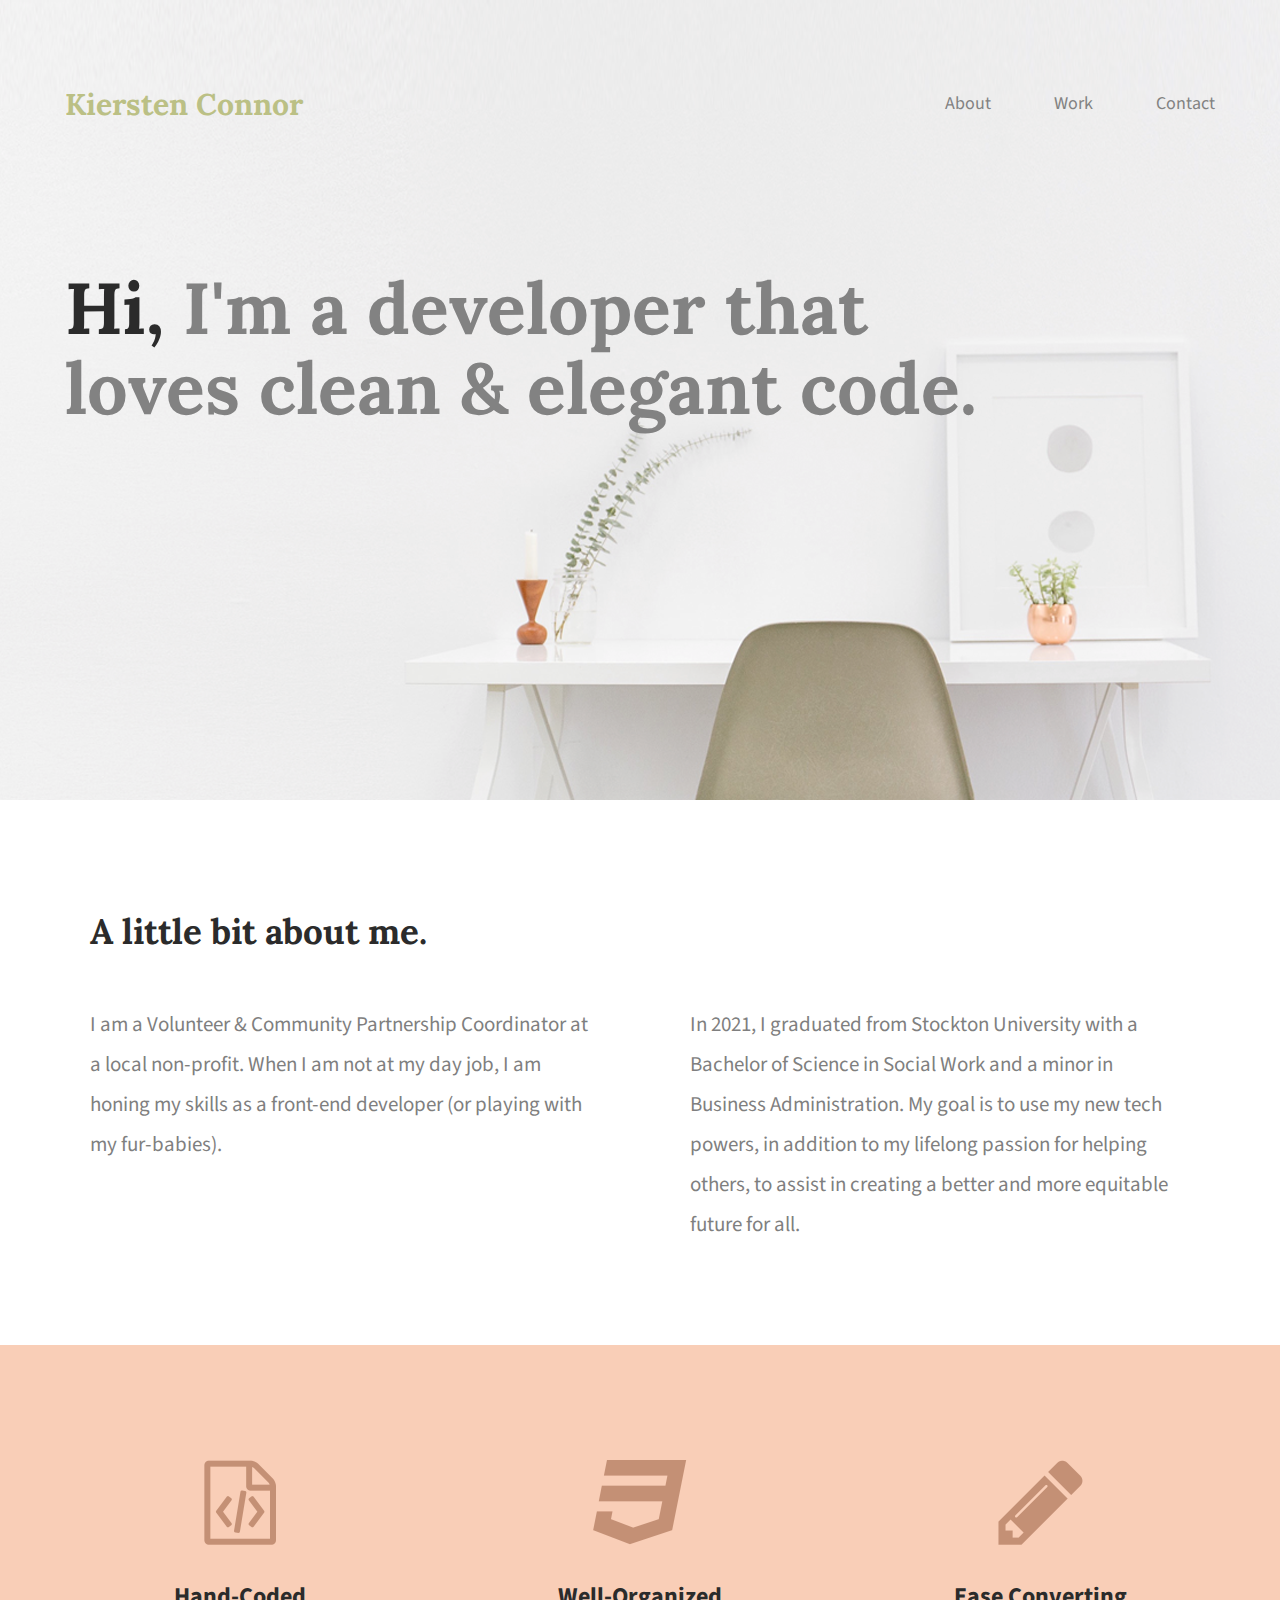
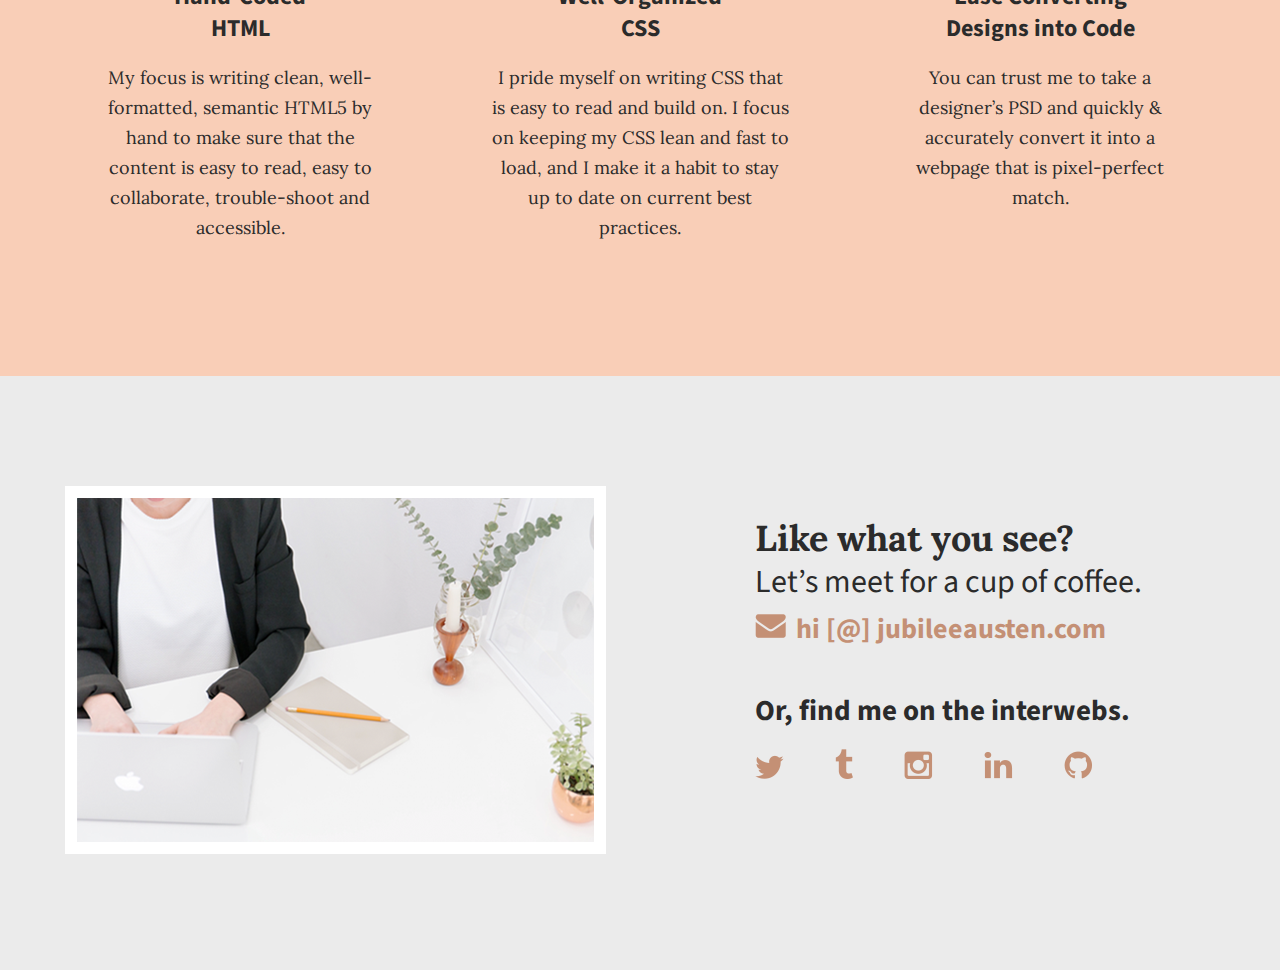
<file: index.html>
<!doctype html>
<html lang="en">

    <head>
        <title>Kiersten Connor | Portfolio</title>
        <meta charset="utf-8">
        <link rel="stylesheet" href="css/normalize.css">
        <link rel="stylesheet" href="css/main.css">
        <link href='https://fonts.googleapis.com/css?family=Source+Sans+Pro:400,700' rel='stylesheet' type='text/css'>
        <link rel="preconnect" href="https://fonts.googleapis.com">
        <link rel="preconnect" href="https://fonts.gstatic.com" crossorigin>
        <link href="https://fonts.googleapis.com/css2?family=Lora:wght@400;700&display=swap" rel="stylesheet">
        <link href="https://fonts.googleapis.com/css?family=Lora:400,700" rel="stylesheet" type="text/css">
    </head>

    <body>

        <header>
            <div class="full-width">
                <div class="half-width">
                    <h1>Kiersten Connor</h1>
                    <h2><span>Hi,</span> I'm a developer that loves clean &amp; elegant code.</h2>
                </div>
                <div class="half-width">
                    <nav>
                        <ul>
                            <li><a href="#about">About</a></li>
                            <li><a href="work/index.html">Work</a></li>
                            <li><a href="#contact">Contact</a></li>
                        </ul>
                    </nav>
                </div>
            </div>
        </header>

        <main>
            <section id="about">
                <div class="full-width">
                    <h2>A little bit about me.</h2>
                    <div class="half-width">
                        <p>I am a Volunteer &amp; Community Partnership Coordinator at a local non-profit. When I am not at my day job, I am honing my skills as a front-end developer (or playing with my fur-babies).</p>
                    </div>
                    <div class="half-width">
                        <p>In 2021, I graduated from Stockton University with a Bachelor of Science in Social Work and a minor in Business Administration. My goal is to use my new tech powers, in addition to my lifelong passion for helping others, to assist in creating a better and more equitable future for all.</p>
                    </div>
                </div>
            </section>

            <section id="work">
                <div class="full-width">
                    <div class="third-width">
                        <img src="img/html-icon.png" alt="HTML icon" />
                        <h3>Hand-Coded HTML</h3>
                        <p>My focus is writing clean, well-formatted, semantic HTML5 by hand to make sure that the content is easy to read, easy to collaborate, trouble-shoot and accessible.</p>
                    </div>
                    <div class="third-width">
                        <img src="img/css-icon.png" alt="CSS icon" />
                        <h3>Well-Organized CSS</h3>
                        <p>I pride myself on writing CSS that is easy to read and build on. I focus on keeping my CSS lean and fast to load, and I make it a habit to stay up to date on current best practices.</p>
                    </div>
                    <div class="third-width">
                        <img src="img/pencil-icon.png" alt="pencil icon" />
                        <h3>Ease Converting Designs into Code</h3>
                        <p>You can trust me to take a designer’s PSD and quickly & accurately convert it into a webpage that is pixel-perfect match.</p>
                    </div>
                </div>
            </section>

            <footer id="contact">
                <div class="full-width">
                    <div class="half-width">
                        <img src="img/contact-image.png" id="contact-img" alt="contact image" />
                    </div>
                    <div class="half-width"> 
                        <h2>Like what you see?</h2>
                        <h3 id="email-header">Let’s meet for a cup of coffee.</h3>
                        <a href="mailto:hi@jubileeausten.com" target="_blank">
                            <img src="img/envelope.png" id="envelope" alt="envelope" />hi [@] jubileeausten.com</a>
                        <h3 id="socialmedia-header">Or, find me on the interwebs.</h3>
                        <ul>
                            <li><a href="https://twitter.com/?lang=en" target="_blank"><img src="img/twitter.png" alt="twitter" /></a></li>
                            <li><a href="https://www.tumblr.com/explore/trending?source=homepage_explore" target="_blank"><img src="img/tumblr.png" alt="tumblr" /></a></li>
                            <li><a href="https://www.instagram.com/" target="_blank"><img src="img/instagram.png" alt= "instagram" /></a></li>
                            <li><a href="https://www.linkedin.com/" target="_blank"><img src="img/linkedin.png" alt= "linkedin" /></a></li>
                            <li><a href="https://github.com/" target="_blank"><img src="img/github.png" alt="github" /></a></li>
                        </ul>
                    </div>
                </div>
            </footer>
        </main>
    </body>
    
</html>
</file>
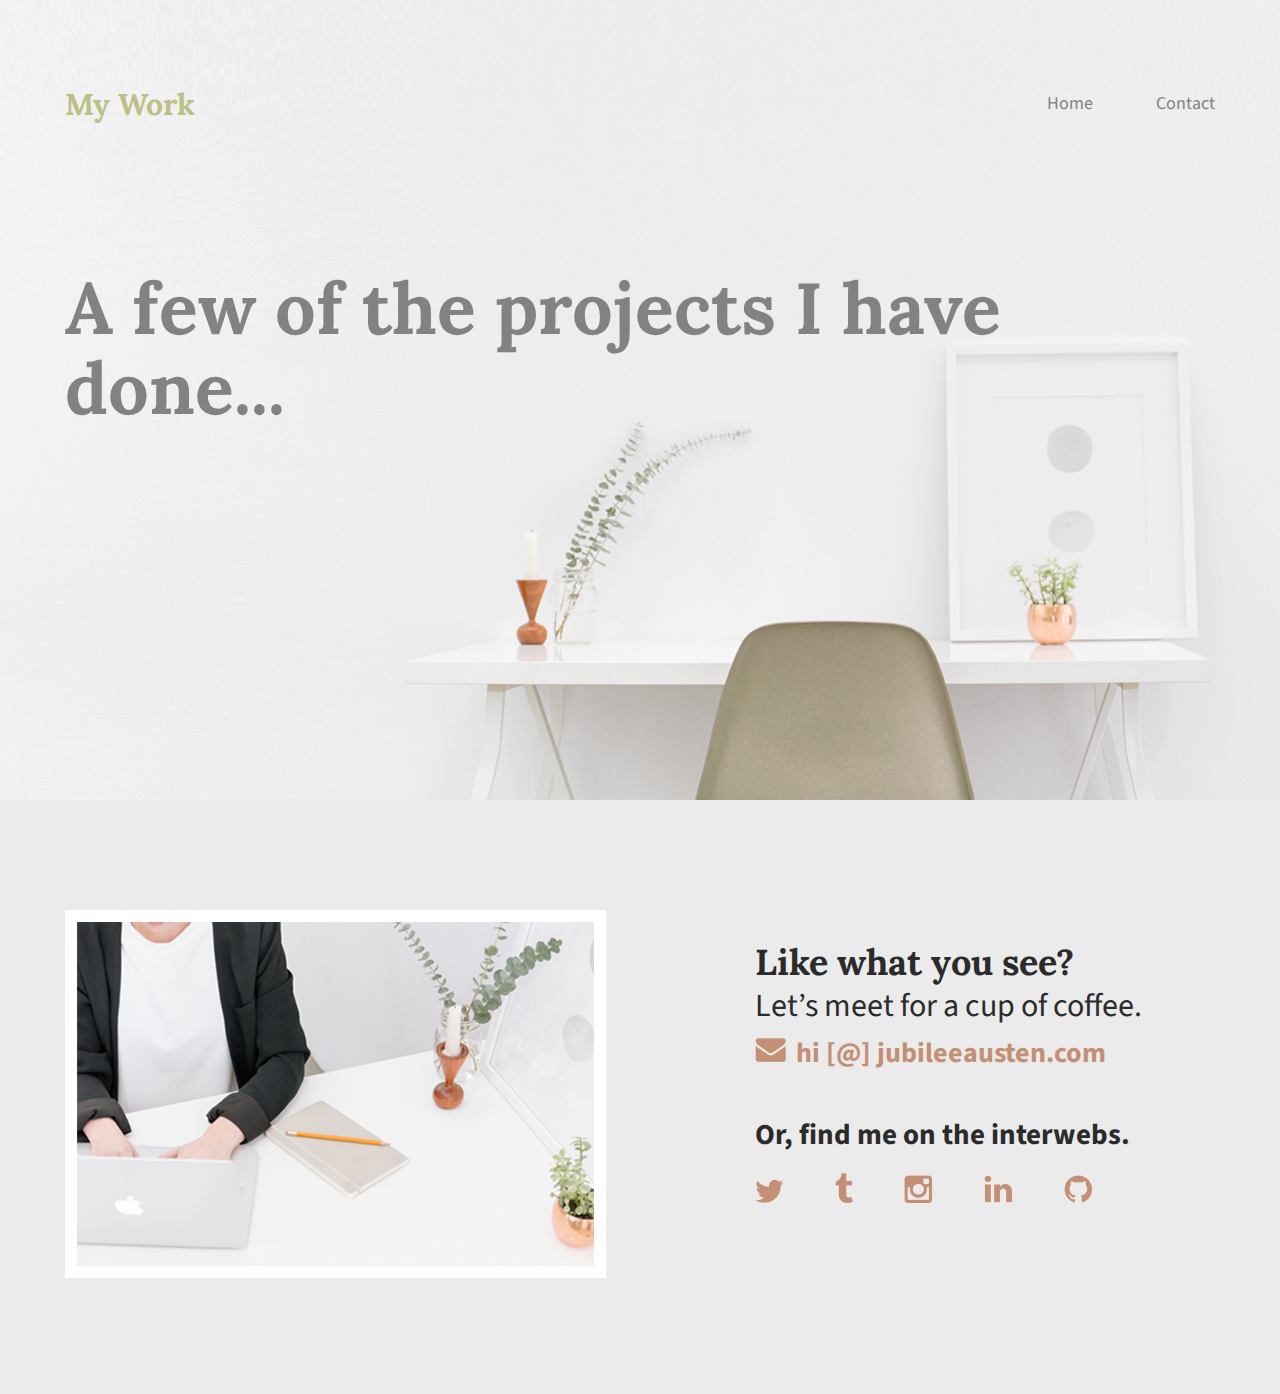
<file: work/index.html>
<!DOCTYPE html>
<html lang="en">
    <head>
        <title>My Work</title>
        <meta charset="utf-8">
        <link rel="stylesheet" href="../css/normalize.css">
        <link rel="stylesheet" href="../css/main.css">
        <link href='https://fonts.googleapis.com/css?family=Source+Sans+Pro:400,700' rel='stylesheet' type='text/css'>
        <link rel="preconnect" href="https://fonts.googleapis.com">
        <link rel="preconnect" href="https://fonts.gstatic.com" crossorigin>
        <link href="https://fonts.googleapis.com/css2?family=Lora:wght@400;700&display=swap" rel="stylesheet">
        <link href="https://fonts.googleapis.com/css?family=Lora:400,700" rel="stylesheet" type="text/css">
    </head>
    <body>
        <header>
            <div class="full-width">
                <div class="half-width">
                    <h1>My Work</h1>
                    <h2>A few of the projects I have done...</h2>
                </div>
                <div class="half-width">
                    <nav>
                        <ul>
                            <li><a href='../index.html'>Home</a></li>
                            <li><a href="#contact">Contact</a></li>
                        </ul>
                    </nav>   
                </div>
            </div>
        </header>
        <main>
            <!--<section id="rogue-pickings">
                <div class="full-width">
                    <div class="half-width">
                        <img src="../img/rogue-pickings.png" alt="Rogue Pickings Webpage">
                    </div>
                    <div class="half-width">
                        <h3>One Page Site</h3>
                        <p><span>Skills Used:</span> CSS3, HTML5, Photoshop</p>
                    </div>
                </div>
            </section>
            <section id="recipe-card">
                <div class="full-width">
                    <div clas="half-width">
                        <img src="../img/recipe-card.png" alt="Recipe Collection">
                        <h3>Recipe Cards</h3>
                        <p><span>Skills Used:</span> CSS3, HTML5, Style Guide</p>
                    </div>
                </div>
            </section>-->
            <footer id="contact">
                <div class="full-width">
                    <div class="half-width">
                        <img src="../img/contact-image.png" id="contact-img" alt="contact image" />
                    </div>
                    <div class="half-width"> 
                        <h2>Like what you see?</h2>
                        <h3 id="email-header">Let’s meet for a cup of coffee.</h3>
                        <a href="mailto:hi@jubileeausten.com" target="_blank">
                            <img src="../img/envelope.png" id="envelope" alt="envelope" />hi [@] jubileeausten.com</a>
                        <h3 id="socialmedia-header">Or, find me on the interwebs.</h3>
                        <ul>
                            <li><a href="https://twitter.com/?lang=en" target="_blank"><img src="../img/twitter.png" alt="twitter" /></a></li>
                            <li><a href="https://www.tumblr.com/explore/trending?source=homepage_explore" target="_blank"><img src="../img/tumblr.png" alt="tumblr" /></a></li>
                            <li><a href="https://www.instagram.com/" target="_blank"><img src="../img/instagram.png" alt= "instagram" /></a></li>
                            <li><a href="https://www.linkedin.com/" target="_blank"><img src="../img/linkedin.png" alt= "linkedin" /></a></li>
                            <li><a href="https://github.com/" target="_blank"><img src="../img/github.png" alt="github" /></a></li>
                        </ul>
                    </div>
                </div>
            </footer>
        </main>
    </body>
</html>
</file>
<file: css/main.css>
/**{
    outline: dotted red;
}*/

/***** BASE STYLES *****/
body {
    font-family: 'Source Sans Pro', sans-serif;
    color: #2b2b2b;
}
/***** GRID *****/
.full-width {
    width: 1200px;
    margin: 0 auto;
    overflow: auto;
}
.half-width {
    width: 600px;
    float: left;
}
.third-width {
    width: 400px;
    float: left;
}
/***** HEADER SECTION *****/
header {
    height: 800px;
    background: url('../img/full-background.png');
    background-size: cover;
    background-position: center;
}
header h1 { 
    padding: 65px 0 65px 25px;
    font-family: 'Lora', serif;
    font-size: 30px;
    color: #bbc085;
}
nav {
    float: right; 
    padding: 75px 25px;
}
nav ul li{
    display: inline-block;
}
nav ul li a {
    text-transform: capitalize;
    text-decoration: none;
    font-size: 18px;
    color: #828282;
    padding-left: 60px; 
}
header h2 {
    width: 950px;
    clear: both;
    font-family: 'Lora', serif;
    font-size: 72px;
    line-height: 80px;
    color: #828282;
    padding: 20px 0 20px 25px;
}
header h2 span {
    color: #2b2b2b;
}
/***** ABOUT SECTION *****/
#about .full-width {
    padding: 80px 0;
}
#about h2{
    font-family: 'Lora', serif;
    font-size: 35px;
    padding-left: 50px;
}
#about p{
    font-size: 21px;
    color: #7f7f7f;
    line-height: 40px;
    padding-left: 50px;
    padding-right: 50px;
}
/***** WORK SECTION *****/
#work {
    background: #f9ceb7;
    text-align: center;
}
#work .full-width{
    padding: 115px 0;
}
#work img{
    padding-bottom: 30px;
}
#work h3{
    font-size: 24px;
    line-height: 32px;
    width: 190px;
    margin: 0 auto;
}
#work p {
    font-family: 'Lora', serif;
    font-size: 18px; 
    line-height: 30px;
    padding: 0 50px;
}
/***** CONTACT SECTION *****/
#contact {
    background: #ebebeb;
}
#contact .full-width{
    padding: 110px 0;
}
#contact img#contact-img { 
    border: 12px solid #ffffff;
    margin-left: 25px;
}
#contact h2, #contact #email-header, #contact #socialmedia-header, #contact ul {
    padding-left: 115px;
}
#contact #envelope {
    padding: 0 10px 0 115px;
}
#contact h2 {
    font-family: 'Lora', serif;
    font-size: 36px;
    line-height: 44px;
}
#contact #email-header{
    font-size: 32px;
    font-weight: 400;
    line-height: 44px;
    margin: -30px 0 5px 0;
}
#contact #socialmedia-header {
    font-weight: bold;
    font-size: 29px;
    line-height: 44px;
    margin: 40px 0 0 0;
}
#contact a {
    text-decoration: none;
    color: #c49075;
    font-weight: bold;
    font-size: 28px;
}
#contact ul {
    list-style: none;
}
#contact ul li {
     display: inline-block;
}
#contact ul img {
    padding-right: 48px;
}
/**#rogue-pickings {
    background-color: #7f7f7f;
}
#rogue-pickings .half-width {
    width: 500px
    height:550px;
}**/
</file>
